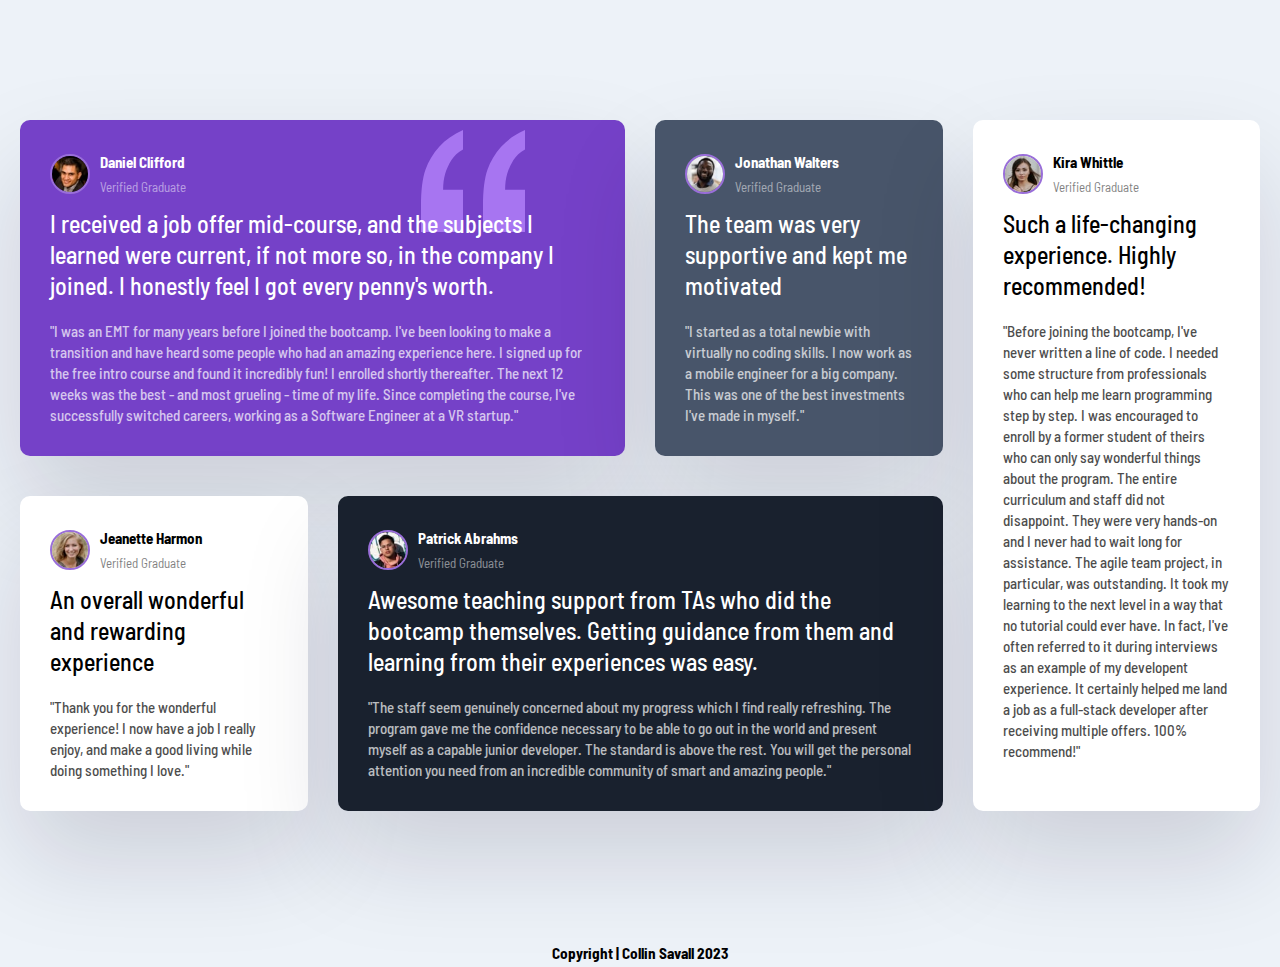
<file: index.html>
<!DOCTYPE html>
<html lang="en">
  <head>
    <meta charset="UTF-8" />
    <meta http-equiv="X-UA-Compatible" content="IE=edge" />
    <meta name="viewport" content="width=device-width, initial-scale=1.0" />
    <link rel="stylesheet" href="style.css" />
    <title>Testimonials</title>
  </head>
  <body>
    <div class="testimonials">
      <div class="card card--bg-purple">
        <header class="card__header">
          <img src="Images/image-daniel.jpg" class="card__img" alt="" />
          <div>
            <h3>Daniel Clifford</h3>
            <p>Verified Graduate</p>
          </div>
        </header>
        <p class="card__lead">
          I received a job offer mid-course, and the subjects I learned were
          current, if not more so, in the company I joined. I honestly feel I
          got every penny's worth.
        </p>
        <p class="card__quote">
          "I was an EMT for many years before I joined the bootcamp. I've been
          looking to make a transition and have heard some people who had an
          amazing experience here. I signed up for the free intro course and
          found it incredibly fun! I enrolled shortly thereafter. The next 12
          weeks was the best - and most grueling - time of my life. Since
          completing the course, I've successfully switched careers, working as
          a Software Engineer at a VR startup."
        </p>
      </div>

      <div class="card card--bg-gray-blue">
        <header class="card__header">
          <img src="Images/image-jonathan.jpg" class="card__img" alt="" />
          <div>
            <h3>Jonathan Walters</h3>
            <p>Verified Graduate</p>
          </div>
        </header>
        <p class="card__lead">
          The team was very supportive and kept me motivated
        </p>
        <p class="card__quote">
          "I started as a total newbie with virtually no coding skills. I now
          work as a mobile engineer for a big company. This was one of the best
          investments I've made in myself."
        </p>
      </div>

      <div class="card">
        <header class="card__header">
          <img src="Images/image-jeanette.jpg" class="card__img" alt="" />
          <div>
            <h3>Jeanette Harmon</h3>
            <p>Verified Graduate</p>
          </div>
        </header>
        <p class="card__lead">An overall wonderful and rewarding experience</p>
        <p class="card__quote">
          "Thank you for the wonderful experience! I now have a job I really
          enjoy, and make a good living while doing something I love."
        </p>
      </div>

      <div class="card card--bg-black-blue">
        <header class="card__header">
          <img src="Images/image-patrick.jpg" class="card__img" alt="" />
          <div>
            <h3>Patrick Abrahms</h3>
            <p>Verified Graduate</p>
          </div>
        </header>
        <p class="card__lead">
          Awesome teaching support from TAs who did the bootcamp themselves.
          Getting guidance from them and learning from their experiences was
          easy.
        </p>
        <p class="card__quote">
          "The staff seem genuinely concerned about my progress which I find
          really refreshing. The program gave me the confidence necessary to be
          able to go out in the world and present myself as a capable junior
          developer. The standard is above the rest. You will get the personal
          attention you need from an incredible community of smart and amazing
          people."
        </p>
      </div>

      <div class="card">
        <header class="card__header">
          <img src="Images/image-kira.jpg" class="card__img" alt="" />
          <div>
            <h3>Kira Whittle</h3>
            <p>Verified Graduate</p>
          </div>
        </header>
        <p class="card__lead">
          Such a life-changing experience. Highly recommended!
        </p>
        <p class="card__quote">
          "Before joining the bootcamp, I've never written a line of code. I
          needed some structure from professionals who can help me learn
          programming step by step. I was encouraged to enroll by a former
          student of theirs who can only say wonderful things about the program.
          The entire curriculum and staff did not disappoint. They were very
          hands-on and I never had to wait long for assistance. The agile team
          project, in particular, was outstanding. It took my learning to the
          next level in a way that no tutorial could ever have. In fact, I've
          often referred to it during interviews as an example of my developent
          experience. It certainly helped me land a job as a full-stack
          developer after receiving multiple offers. 100% recommend!"
        </p>
      </div>
    </div>

    <footer>
      <h3>
        Copyright
        <a
          >| Collin Savall 2023</a
        >
      </h3>
    </footer>
  </body>
</html>
</file>
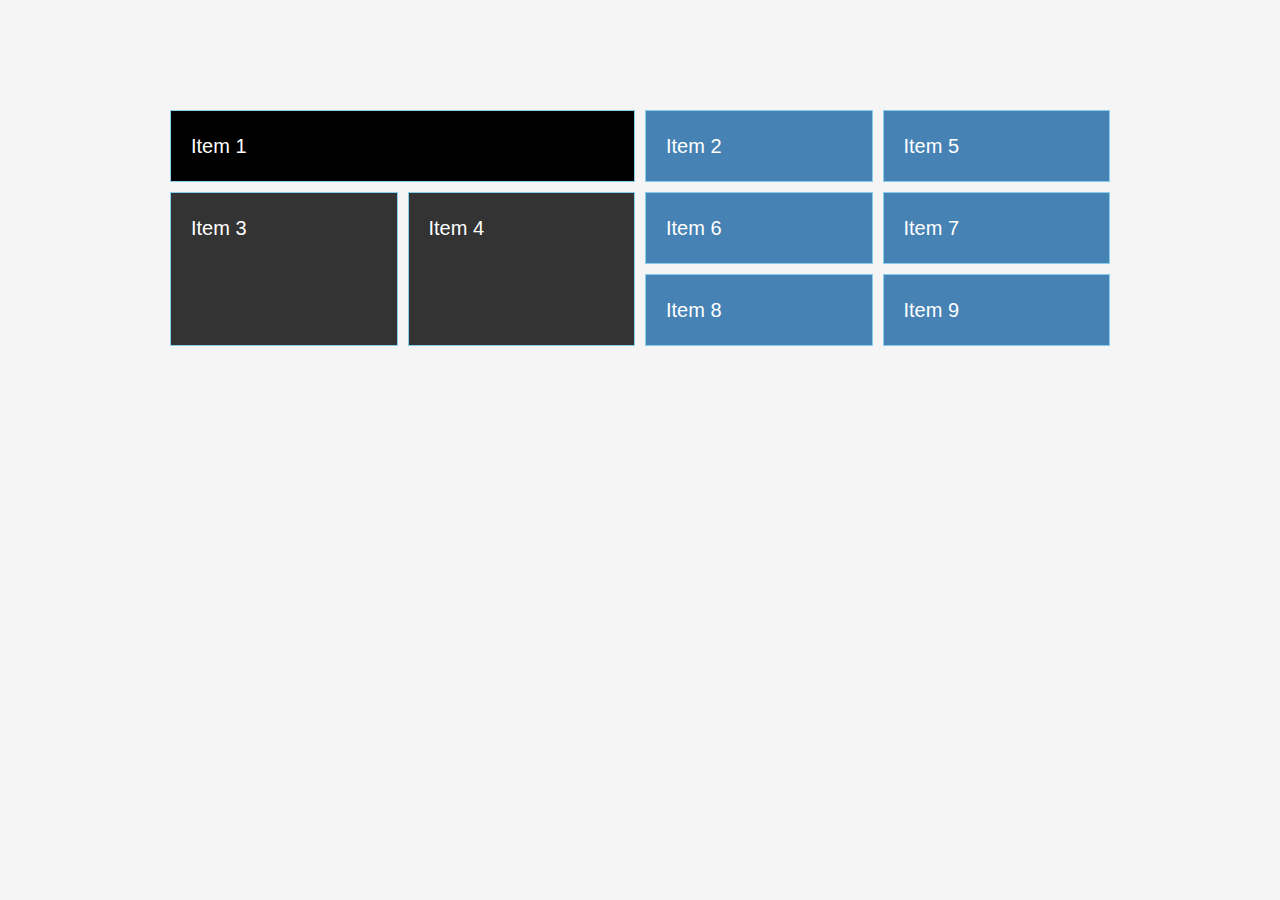
<file: grid.html>
<!DOCTYPE html>
<html lang="en">
  <head>
    <meta charset="UTF-8" />
    <meta http-equiv="X-UA-Compatible" content="IE=edge" />
    <meta name="viewport" content="width=device-width, initial-scale=1.0" />
    <link rel="stylesheet" href="grid.css" />
    <title>CSS Grid Crash Course</title>
  </head>
  <body>
    <div class="container">
      <div class="item">Item 1</div>
      <div class="item">Item 2</div>
      <div class="item">Item 3</div>
      <div class="item">Item 4</div>
      <div class="item">Item 5</div>
      <div class="item">Item 6</div>
      <div class="item">Item 7</div>
      <div class="item">Item 8</div>
      <div class="item">Item 9</div>
    </div>
  </body>
</html>
</file>
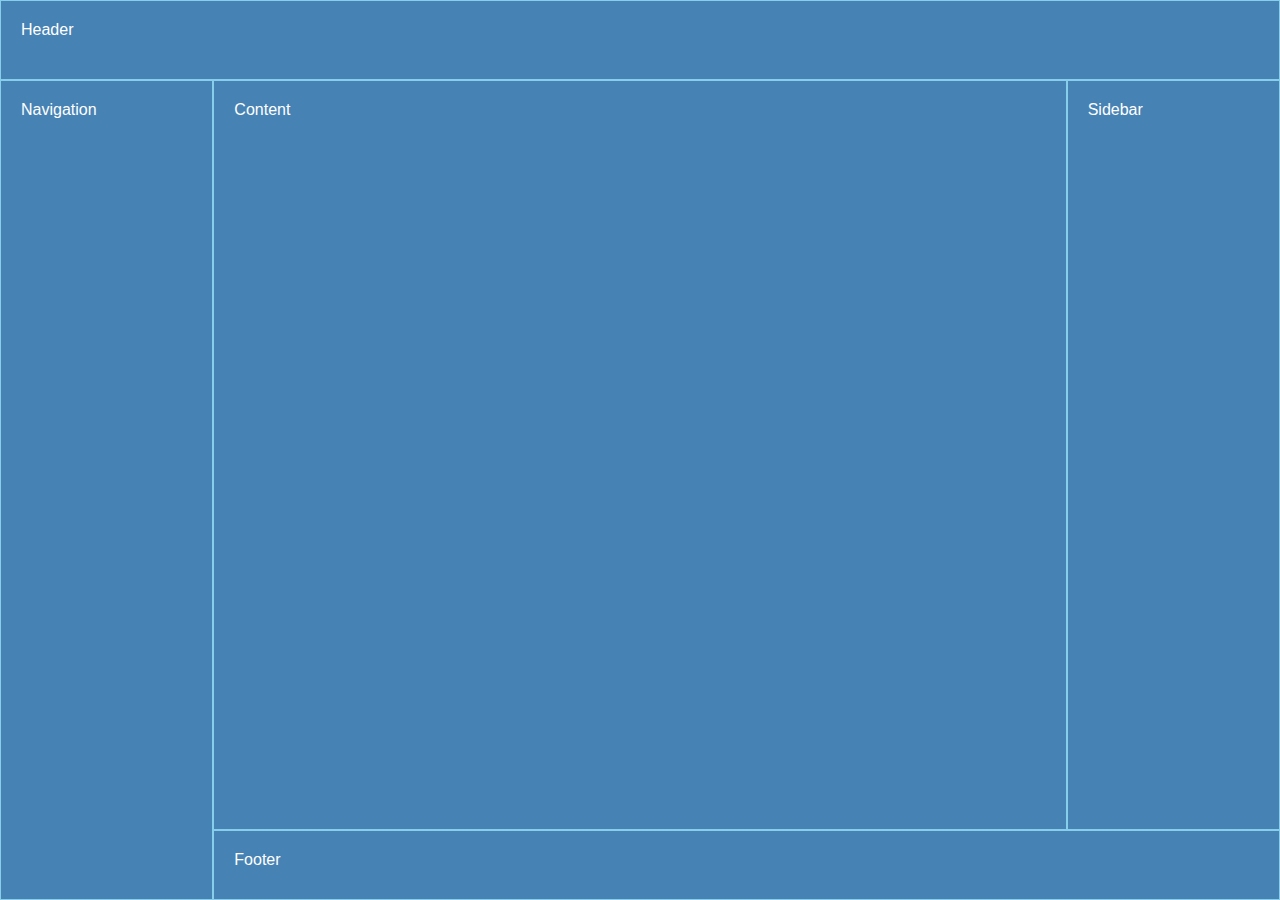
<file: grid2.html>
<!DOCTYPE html>
<html lang="en">
  <head>
    <meta charset="UTF-8" />
    <meta http-equiv="X-UA-Compatible" content="IE=edge" />
    <meta name="viewport" content="width=device-width, initial-scale=1.0" />
    <link rel="stylesheet" href="grid2.css" />
    <title>CSS Grid Template Areas</title>
  </head>
  <body>
    <header>Header</header>
    <main>Content</main>
    <nav>Navigation</nav>
    <aside>Sidebar</aside>
    <footer>Footer</footer>
  </body>
</html>
</file>
<file: style.css>
@import url('https://fonts.googleapis.com/css2?family=Barlow+Semi+Condensed:wght@200;300;400;700&display=swap');

* {
  box-sizing: border-box;
  margin: 0;
  padding: 0;
}

body {
  background: #edf2f8;
  font-family: 'Barlow Semi Condensed', sans-serif;
  line-height: 1.7;
  font-size: 13px;
}

.testimonials {
  max-width: 1440px;
  margin: 100px auto;
  padding: 20px;
  display: grid;
  grid-template-columns: repeat(4, 1fr);
  gap: 30px;
}

.card {
  background: #fff;
  border-radius: 10px;
  padding: 30px;
  box-shadow: rgba(17, 12, 46, 0.15) 0px 48px 100px 0px;
  margin-bottom: 10px;
}

.card__header {
  display: flex;
  align-items: center;
  margin-bottom: 10px;
}

.card__header h3 {
  font-size: 15px;
}

.card__header p {
  opacity: 50%;
}

.card__img {
  width: 40px;
  height: 40px;
  border-radius: 50%;
  border: 2px solid #996ed9;
  margin-right: 10px;
}

.card__lead {
  font-size: 1.5rem;
  font-weight: 500;
  line-height: 1.3;
  margin-bottom: 20px;
}

.card__quote {
  font-size: 15px;
  font-weight: 500;
  line-height: 1.4;
  opacity: 70%;
}

.card--bg-purple {
  background: hsl(263, 55%, 52%);
  color: #fff;
  background-image: url('./Images/bg-pattern-quotation.svg');
  background-repeat: no-repeat;
  background-position: top 10px right 100px;
}

.card--bg-gray-blue {
  background: hsl(217, 19%, 35%);
  color: #fff;
}

.card--bg-black-blue {
  background: hsl(219, 29%, 14%);
  color: #fff;
}

.card:nth-of-type(1) {
  grid-column: 1 / 3;
}

.card:nth-of-type(4) {
  grid-column: 2 / 4;
  grid-row: 2;
}

.card:nth-of-type(5) {
  grid-column: 4;
  grid-row: 1 / 3;
}

footer {
  text-align: center;
}

@media (max-width: 768px) {
  .testimonials {
    grid-template-columns: 1fr;
    width: 100%;
  }

  .card:nth-of-type(1) {
    grid-column: 1;
  }

  .card:nth-of-type(4) {
    grid-column: 1;
    grid-row: 4;
  }

  .card:nth-of-type(5) {
    grid-column: 1;
    grid-row: 5;
  }
}
</file>
<file: grid.css>
* {
    box-sizing: border-box;
    padding: 0;
    margin: 0;
  }
  
  body {
    font-family: 'Open Sans', sans-serif;
    font-size: 16px;
    line-height: 1.5;
    color: #333;
    background: #f5f5f5;
  }
  
  .container {
    max-width: 960px;
    margin: 100px auto;
    padding: 10px;
    display: grid;
    /* grid-template-columns: repeat(3, 1fr); */
    grid-template-columns: repeat(auto-fill, minmax(200px, 1fr));
    gap: 10px;
  
    /* align-items: end;
    justify-content: end; */
  
    /* column-gap: 10px;
    row-gap: 10px; */
    /* grid-auto-rows: minmax(200px, auto); */
    /* grid-template-rows: repeat(3, 1fr); */
  }
  
  .item {
    background: steelblue;
    color: #fff;
    font-size: 20px;
    padding: 20px;
    border: skyblue 1px solid;
  }
  
  .item:nth-of-type(1) {
    background: #000;
    grid-column: 1 / 3;
  }
  
  .item:nth-of-type(3) {
    background: #333;
    grid-row: 2 / 4;
  }
  
  .item:nth-of-type(4) {
    background: #333;
    grid-row: 2 / 4;
  }
  
  @media (max-width: 500px) {
    .container {
      grid-template-columns: 1fr;
    }
  }
</file>
<file: grid2.css>
* {
    box-sizing: border-box;
    padding: 0;
    margin: 0;
  }
  
  body {
    font-family: 'Open Sans', sans-serif;
    font-size: 16px;
    height: 100vh;
  
    display: grid;
    grid-template-areas:
      'header header header'
      'nav content sidebar'
      'nav footer footer';
    grid-template-columns: 1fr 4fr 1fr;
    grid-template-rows: 80px 1fr 70px;
  }
  
  header,
  footer,
  main,
  aside,
  nav {
    background-color: steelblue;
    color: #fff;
    padding: 20px;
    border: skyblue 1px solid;
  }
  
  header {
    grid-area: header;
  }
  
  nav {
    grid-area: nav;
  }
  
  main {
    grid-area: content;
  }
  
  aside {
    grid-area: sidebar;
  }
  
  footer {
    grid-area: footer;
  }
</file>
